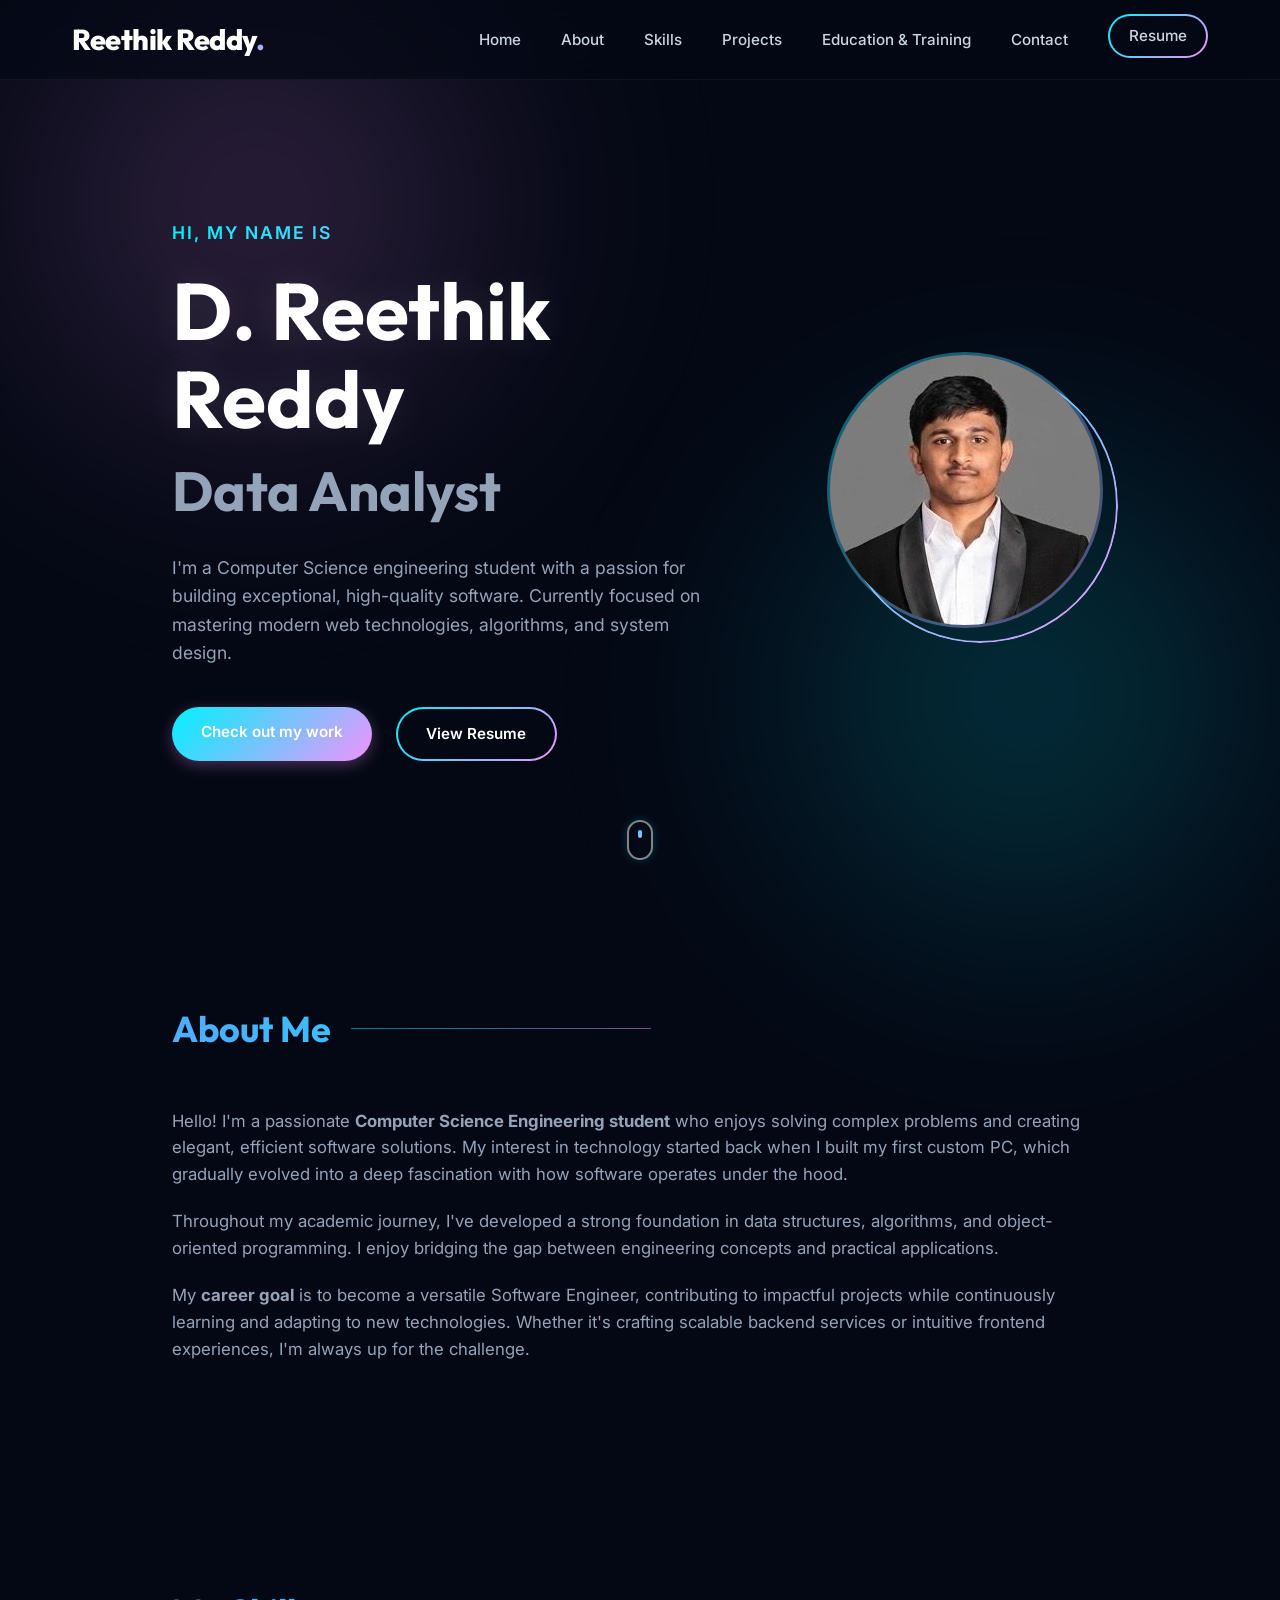
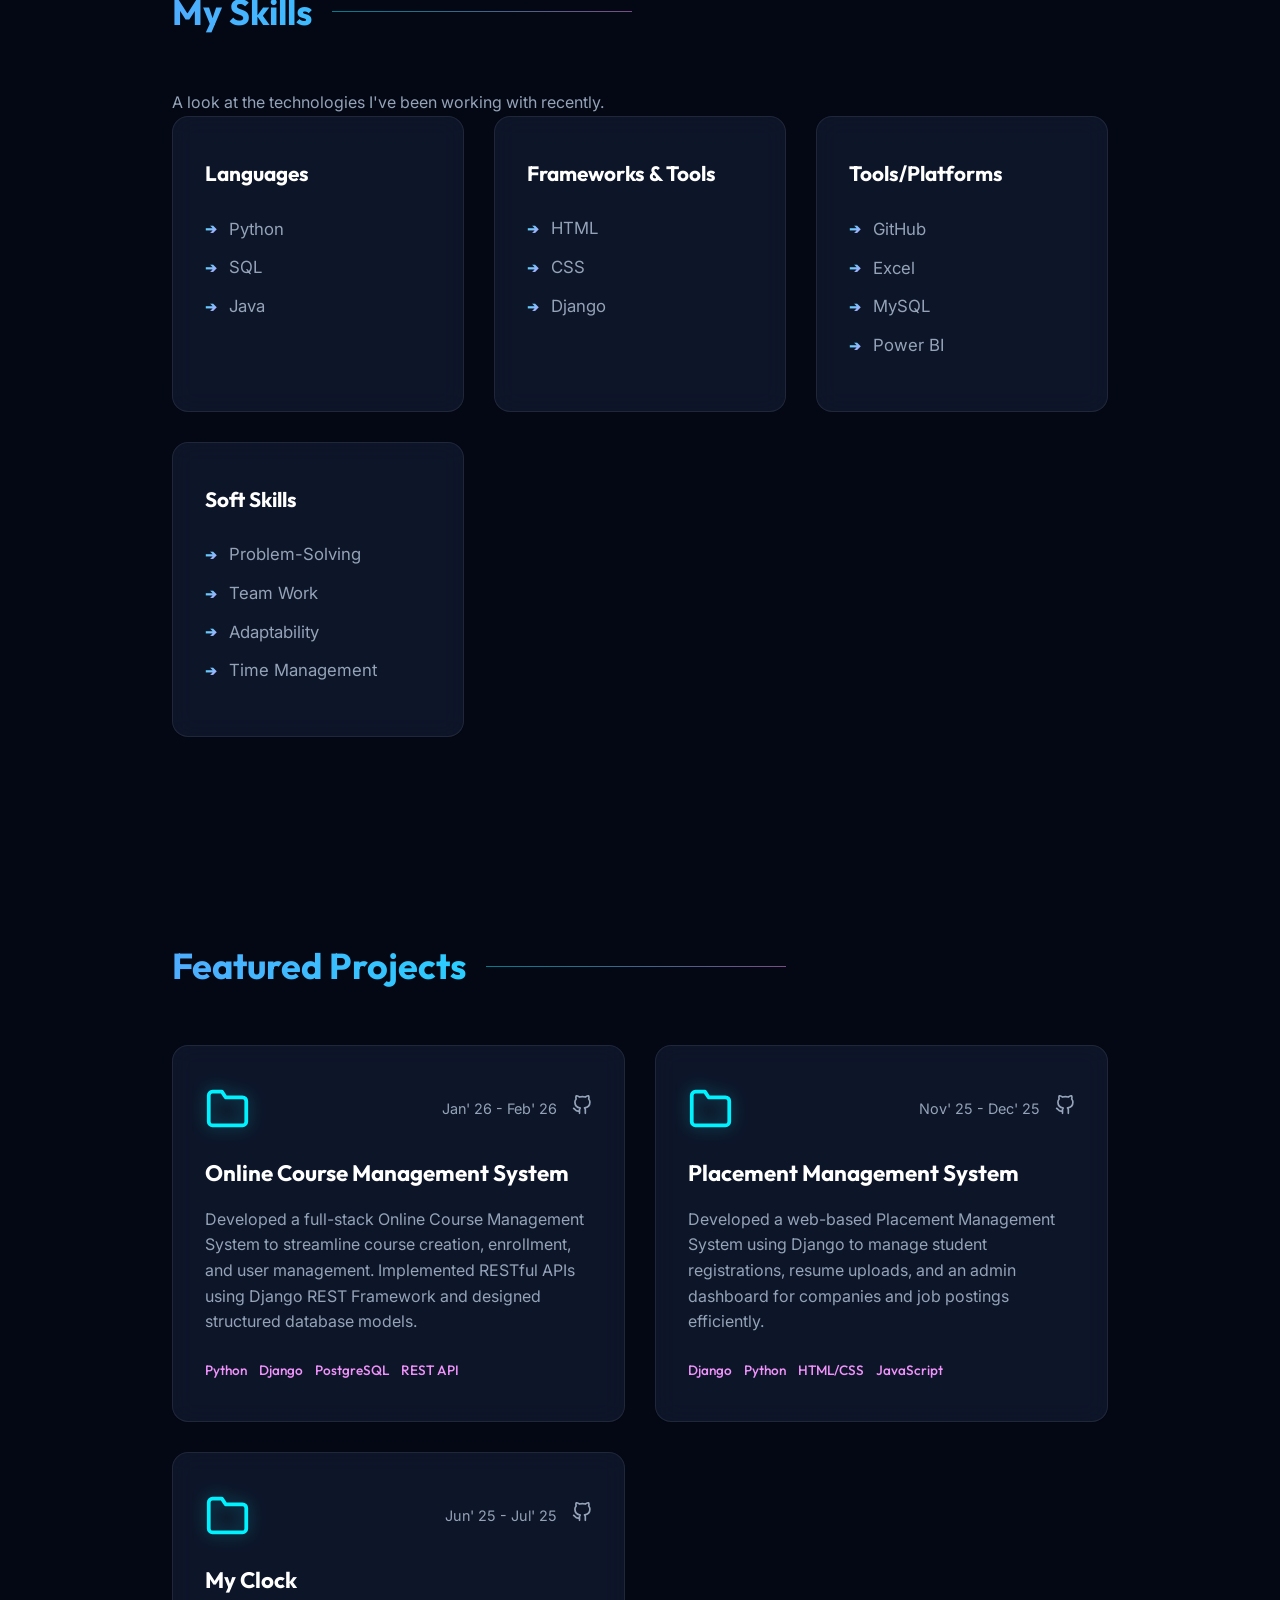
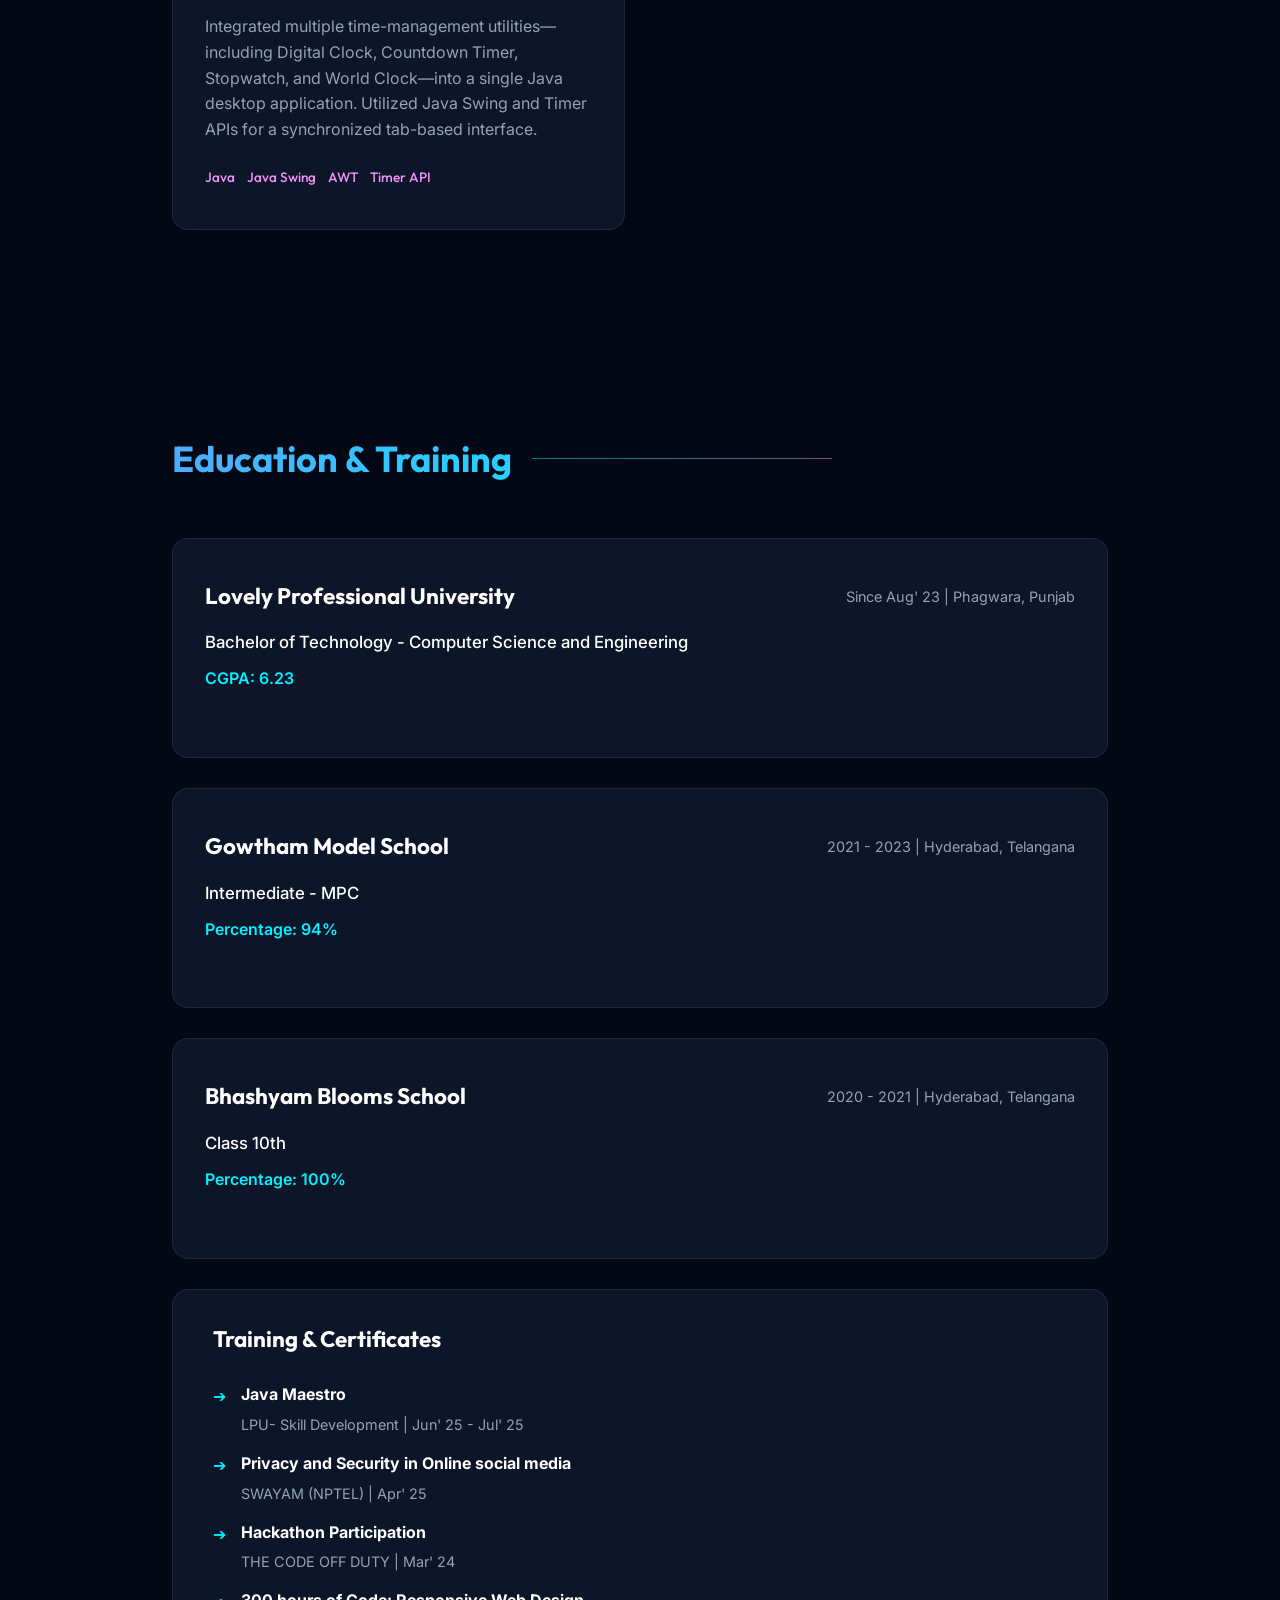
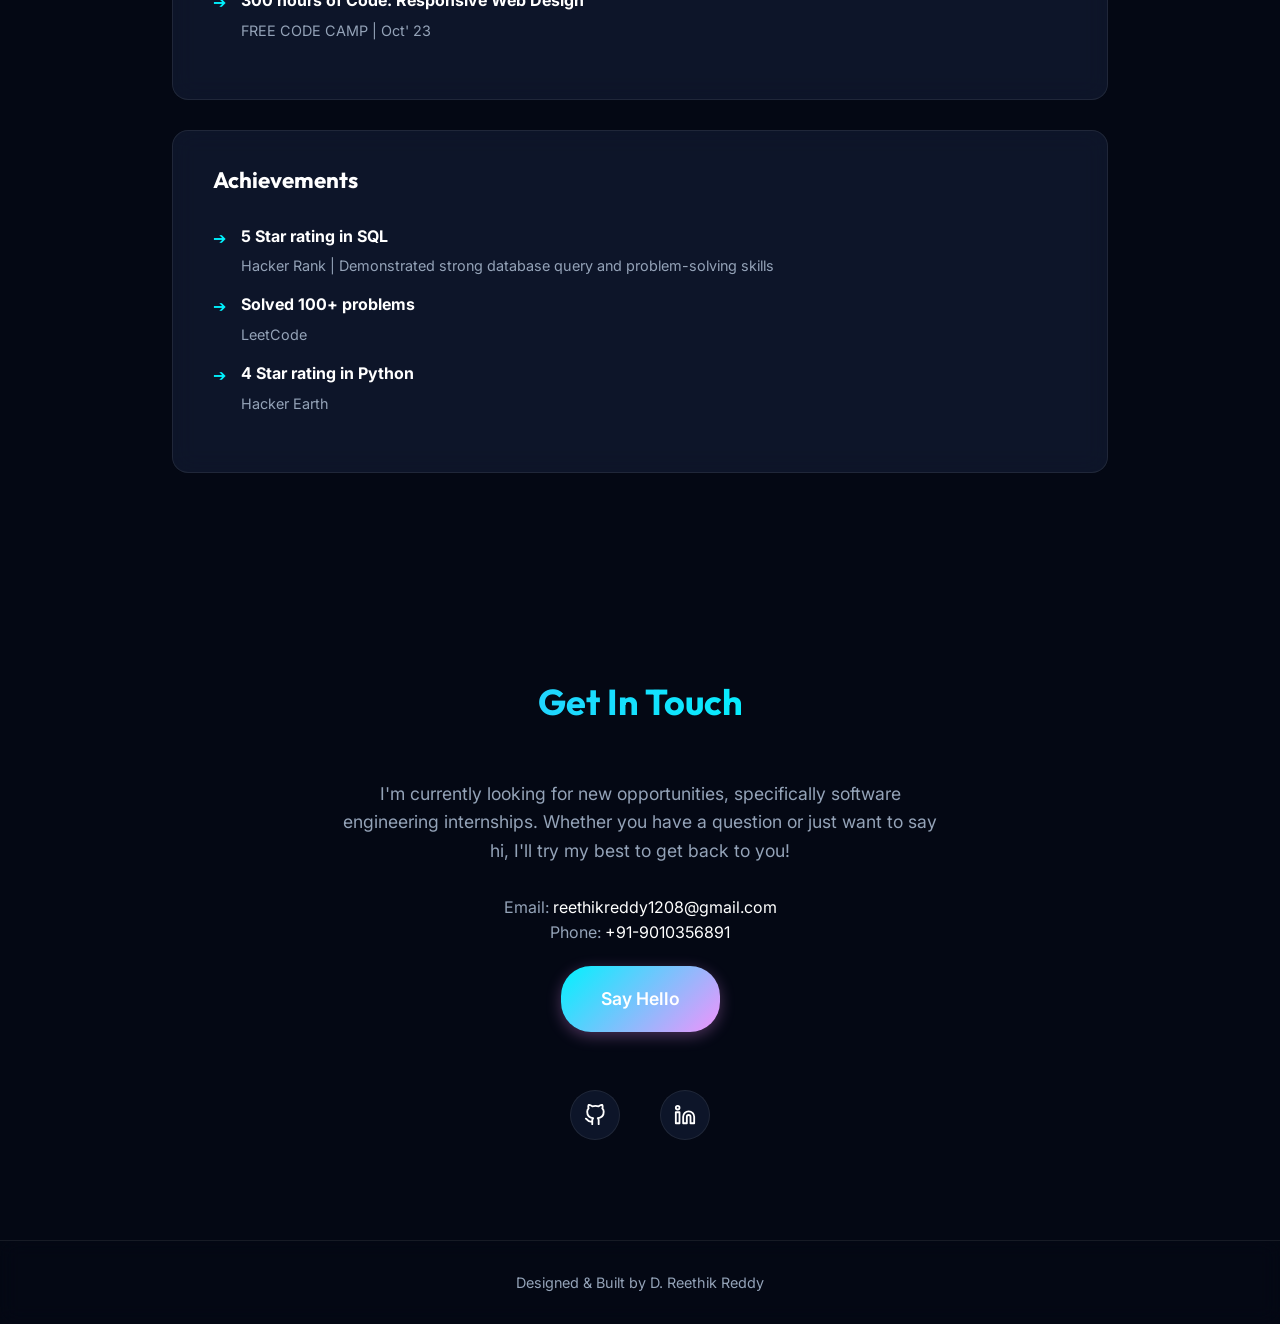
<file: index.html>
<!DOCTYPE html>
<html lang="en">

<head>
    <meta charset="UTF-8">
    <meta name="viewport" content="width=device-width, initial-scale=1.0">
    <title>D. Reethik Reddy | Portfolio</title>
    <meta name="description"
        content="Portfolio of Reethik Reddy, a Computer Science Engineering student and Data Science/AI Enthusiast.">
    <!-- Google Fonts -->
    <link rel="preconnect" href="https://fonts.googleapis.com">
    <link rel="preconnect" href="https://fonts.gstatic.com" crossorigin>
    <link
        href="https://fonts.googleapis.com/css2?family=Inter:wght@300;400;500;600;700;800&family=Outfit:wght@400;500;700;800&display=swap"
        rel="stylesheet">
    <link rel="stylesheet" href="style.css">
</head>

<body>
    <!-- Navigation -->
    <nav id="navbar">
        <div class="nav-content">
            <a href="#" class="logo">Reethik Reddy<span>.</span></a>
            <ul class="nav-links">
                <li><a href="#hero">Home</a></li>
                <li><a href="#about">About</a></li>
                <li><a href="#skills">Skills</a></li>
                <li><a href="#projects">Projects</a></li>
                <li><a href="#education">Education & Training</a></li>
                <li><a href="#contact">Contact</a></li>
                <li><a href="resume.html" target="_blank" class="btn btn-outline nav-resume">Resume</a></li>
            </ul>
            <div class="menu-toggle">
                <span class="bar"></span>
                <span class="bar"></span>
                <span class="bar"></span>
            </div>
        </div>
    </nav>

    <main>
        <!-- Hero Section -->
        <section id="hero" class="hero-section">
            <div class="container hero-inner animate-on-scroll">
                <div class="hero-content">
                    <p class="greeting">Hi, my name is</p>
                    <h1 class="name">D. Reethik Reddy</h1>
                    <h2 class="title">Data Analyst</h2>
                    <p class="intro-text">
                        I'm a Computer Science engineering student with a passion for building exceptional, high-quality
                        software. Currently focused on mastering modern web technologies, algorithms, and system design.
                    </p>
                    <div class="hero-cta">
                        <a href="#projects" class="btn btn-primary">Check out my work</a>
                        <a href="resume.html" target="_blank" class="btn btn-outline">View Resume</a>
                    </div>
                </div>
                <div class="hero-image">
                    <div class="image-wrapper">
                        <!-- Profile Image -->
                        <img src="profile-pic.jpg" alt="Reethik Reddy" class="profile-img">
                    </div>
                </div>
            </div>
            <div class="scroll-indicator">
                <a href="#about">
                    <div class="mouse"></div>
                </a>
            </div>
        </section>

        <!-- About Section -->
        <section id="about" class="about-section pt-section">
            <div class="container animate-on-scroll">
                <h2 class="section-heading">About Me</h2>
                <div class="about-inner">
                    <div class="about-text">
                        <p>Hello! I'm a passionate <strong>Computer Science Engineering student</strong> who enjoys
                            solving complex problems and creating elegant, efficient software solutions. My interest in
                            technology started back when I built my first custom PC, which gradually evolved into a deep
                            fascination with how software operates under the hood.</p>
                        <p>Throughout my academic journey, I've developed a strong foundation in data structures,
                            algorithms, and object-oriented programming. I enjoy bridging the gap between engineering
                            concepts and practical applications.</p>
                        <p>My <strong>career goal</strong> is to become a versatile Software Engineer, contributing to
                            impactful projects while continuously learning and adapting to new technologies. Whether
                            it's crafting scalable backend services or intuitive frontend experiences, I'm always up for
                            the challenge.</p>
                    </div>
                </div>
            </div>
            </div>
        </section>

        <!-- Skills Section -->
        <section id="skills" class="skills-section pt-section">
            <div class="container animate-on-scroll">
                <h2 class="section-heading">My Skills</h2>
                <p class="section-subheading">A look at the technologies I've been working with recently.</p>

                <div class="skills-grid">
                    <div class="skill-category">
                        <h3>Languages</h3>
                        <ul class="skill-list">
                            <li><span class="skill-icon">➔</span> Python</li>
                            <li><span class="skill-icon">➔</span> SQL</li>
                            <li><span class="skill-icon">➔</span> Java</li>
                        </ul>
                    </div>
                    <div class="skill-category">
                        <h3>Frameworks & Tools</h3>
                        <ul class="skill-list">
                            <li><span class="skill-icon">➔</span> HTML</li>
                            <li><span class="skill-icon">➔</span> CSS</li>
                            <li><span class="skill-icon">➔</span> Django</li>
                        </ul>
                    </div>
                    <div class="skill-category">
                        <h3>Tools/Platforms</h3>
                        <ul class="skill-list">
                            <li><span class="skill-icon">➔</span> GitHub</li>
                            <li><span class="skill-icon">➔</span> Excel</li>
                            <li><span class="skill-icon">➔</span> MySQL</li>
                            <li><span class="skill-icon">➔</span> Power BI</li>
                        </ul>
                    </div>
                    <div class="skill-category">
                        <h3>Soft Skills</h3>
                        <ul class="skill-list">
                            <li><span class="skill-icon">➔</span> Problem-Solving</li>
                            <li><span class="skill-icon">➔</span> Team Work</li>
                            <li><span class="skill-icon">➔</span> Adaptability</li>
                            <li><span class="skill-icon">➔</span> Time Management</li>
                        </ul>
                    </div>
                </div>
            </div>
        </section>

        <!-- Projects Section -->
        <section id="projects" class="projects-section pt-section">
            <div class="container animate-on-scroll">
                <h2 class="section-heading">Featured Projects</h2>
                <div class="projects-grid">
                    <!-- Project 1 -->
                    <div class="project-card">
                        <div class="project-content">
                            <div class="project-header">
                                <svg xmlns="http://www.w3.org/2000/svg" viewBox="0 0 24 24" fill="none"
                                    stroke="var(--accent-blue)" stroke-width="2" stroke-linecap="round"
                                    stroke-linejoin="round" class="folder-icon">
                                    <path
                                        d="M22 19a2 2 0 0 1-2 2H4a2 2 0 0 1-2-2V5a2 2 0 0 1 2-2h5l2 3h9a2 2 0 0 1 2 2z">
                                    </path>
                                </svg>
                                <div class="project-links" style="display:flex; align-items:center; gap: 15px;">
                                    <span style="color:var(--text-secondary); font-size:0.9rem;">Jan' 26 - Feb'
                                        26</span>
                                    <a href="https://github.com/ReethikReddy/Online-Course-Management-System"
                                        target="_blank" aria-label="GitHub Link"><svg xmlns="http://www.w3.org/2000/svg"
                                            viewBox="0 0 24 24" fill="none" stroke="currentColor" stroke-width="2"
                                            stroke-linecap="round" stroke-linejoin="round"
                                            style="width:20px; height:20px;">
                                            <path
                                                d="M9 19c-5 1.5-5-2.5-7-3m14 6v-3.87a3.37 3.37 0 0 0-.94-2.61c3.14-.35 6.44-1.54 6.44-7A5.44 5.44 0 0 0 20 4.77 5.07 5.07 0 0 0 19.91 1S18.73.65 16 2.48a13.38 13.38 0 0 0-7 0C6.27.65 5.09 1 5.09 1A5.07 5.07 0 0 0 5 4.77a5.44 5.44 0 0 0-1.5 3.78c0 5.42 3.3 6.61 6.44 7A3.37 3.37 0 0 0 9 18.13V22">
                                            </path>
                                        </svg></a>
                                </div>
                            </div>
                            <h3 class="project-title"><a
                                    href="https://github.com/ReethikReddy/Online-Course-Management-System"
                                    target="_blank">Online Course Management System</a></h3>
                            <div class="project-description">
                                <p>Developed a full-stack Online Course Management System to streamline course creation,
                                    enrollment, and user management. Implemented RESTful APIs using Django REST
                                    Framework and designed structured database models.</p>
                            </div>
                            <ul class="project-tech">
                                <li>Python</li>
                                <li>Django</li>
                                <li>PostgreSQL</li>
                                <li>REST API</li>
                            </ul>
                        </div>
                    </div>

                    <!-- Project 2 -->
                    <div class="project-card">
                        <div class="project-content">
                            <div class="project-header">
                                <svg xmlns="http://www.w3.org/2000/svg" viewBox="0 0 24 24" fill="none"
                                    stroke="var(--accent-blue)" stroke-width="2" stroke-linecap="round"
                                    stroke-linejoin="round" class="folder-icon">
                                    <path
                                        d="M22 19a2 2 0 0 1-2 2H4a2 2 0 0 1-2-2V5a2 2 0 0 1 2-2h5l2 3h9a2 2 0 0 1 2 2z">
                                    </path>
                                </svg>
                                <div class="project-links" style="display:flex; align-items:center; gap: 15px;">
                                    <span style="color:var(--text-secondary); font-size:0.9rem;">Nov' 25 - Dec'
                                        25</span>
                                    <a href="https://github.com/ReethikReddy/Placement-Managment-System" target="_blank"
                                        aria-label="GitHub Link"><svg xmlns="http://www.w3.org/2000/svg"
                                            viewBox="0 0 24 24" fill="none" stroke="currentColor" stroke-width="2"
                                            stroke-linecap="round" stroke-linejoin="round"
                                            style="width:20px; height:20px;">
                                            <path
                                                d="M9 19c-5 1.5-5-2.5-7-3m14 6v-3.87a3.37 3.37 0 0 0-.94-2.61c3.14-.35 6.44-1.54 6.44-7A5.44 5.44 0 0 0 20 4.77 5.07 5.07 0 0 0 19.91 1S18.73.65 16 2.48a13.38 13.38 0 0 0-7 0C6.27.65 5.09 1 5.09 1A5.07 5.07 0 0 0 5 4.77a5.44 5.44 0 0 0-1.5 3.78c0 5.42 3.3 6.61 6.44 7A3.37 3.37 0 0 0 9 18.13V22">
                                            </path>
                                        </svg></a>
                                </div>
                            </div>
                            <h3 class="project-title"><a
                                    href="https://github.com/ReethikReddy/Placement-Managment-System"
                                    target="_blank">Placement Management System</a></h3>
                            <div class="project-description">
                                <p>Developed a web-based Placement Management System using Django to manage student
                                    registrations, resume uploads, and an admin dashboard for companies and job postings
                                    efficiently.</p>
                            </div>
                            <ul class="project-tech">
                                <li>Django</li>
                                <li>Python</li>
                                <li>HTML/CSS</li>
                                <li>JavaScript</li>
                            </ul>
                        </div>
                    </div>

                    <!-- Project 3 -->
                    <div class="project-card">
                        <div class="project-content">
                            <div class="project-header">
                                <svg xmlns="http://www.w3.org/2000/svg" viewBox="0 0 24 24" fill="none"
                                    stroke="var(--accent-blue)" stroke-width="2" stroke-linecap="round"
                                    stroke-linejoin="round" class="folder-icon">
                                    <path
                                        d="M22 19a2 2 0 0 1-2 2H4a2 2 0 0 1-2-2V5a2 2 0 0 1 2-2h5l2 3h9a2 2 0 0 1 2 2z">
                                    </path>
                                </svg>
                                <div class="project-links" style="display:flex; align-items:center; gap: 15px;">
                                    <span style="color:var(--text-secondary); font-size:0.9rem;">Jun' 25 - Jul'
                                        25</span>
                                    <a href="https://github.com/ReethikReddy/MyClock-project" target="_blank"
                                        aria-label="GitHub Link"><svg xmlns="http://www.w3.org/2000/svg"
                                            viewBox="0 0 24 24" fill="none" stroke="currentColor" stroke-width="2"
                                            stroke-linecap="round" stroke-linejoin="round"
                                            style="width:20px; height:20px;">
                                            <path
                                                d="M9 19c-5 1.5-5-2.5-7-3m14 6v-3.87a3.37 3.37 0 0 0-.94-2.61c3.14-.35 6.44-1.54 6.44-7A5.44 5.44 0 0 0 20 4.77 5.07 5.07 0 0 0 19.91 1S18.73.65 16 2.48a13.38 13.38 0 0 0-7 0C6.27.65 5.09 1 5.09 1A5.07 5.07 0 0 0 5 4.77a5.44 5.44 0 0 0-1.5 3.78c0 5.42 3.3 6.61 6.44 7A3.37 3.37 0 0 0 9 18.13V22">
                                            </path>
                                        </svg></a>
                                </div>
                            </div>
                            <h3 class="project-title"><a href="https://github.com/ReethikReddy/MyClock-project"
                                    target="_blank">My Clock</a></h3>
                            <div class="project-description">
                                <p>Integrated multiple time-management utilities—including Digital Clock, Countdown
                                    Timer, Stopwatch, and World Clock—into a single Java desktop application. Utilized
                                    Java Swing and Timer APIs for a synchronized tab-based interface.</p>
                            </div>
                            <ul class="project-tech">
                                <li>Java</li>
                                <li>Java Swing</li>
                                <li>AWT</li>
                                <li>Timer API</li>
                            </ul>
                        </div>
                    </div>
                </div>
            </div>
        </section>

        <!-- Education and Training Section -->
        <section id="education" class="skills-section pt-section">
            <div class="container animate-on-scroll">
                <h2 class="section-heading">Education & Training</h2>

                <div class="projects-grid" style="grid-template-columns: 1fr; gap: 30px;">
                    <!-- Education Card -->
                    <div class="project-card">
                        <div class="project-content">
                            <div class="project-header" style="margin-bottom: 15px;">
                                <h3 class="project-title" style="margin-bottom: 0;">Lovely Professional University</h3>
                                <div class="project-links">
                                    <span style="color:var(--text-secondary); font-size:0.9rem;">Since Aug' 23 |
                                        Phagwara, Punjab</span>
                                </div>
                            </div>
                            <div class="project-description">
                                <p style="color:var(--text-primary); font-weight: 500; font-size: 1.05rem;">Bachelor of
                                    Technology - Computer Science and Engineering</p>
                                <p style="color:var(--accent-blue); font-weight: 600; margin-top: 10px;">CGPA: 6.23</p>
                            </div>
                        </div>
                    </div>

                    <div class="project-card">
                        <div class="project-content">
                            <div class="project-header" style="margin-bottom: 15px;">
                                <h3 class="project-title" style="margin-bottom: 0;">Gowtham Model School</h3>
                                <div class="project-links">
                                    <span style="color:var(--text-secondary); font-size:0.9rem;">2021 - 2023 |
                                        Hyderabad, Telangana</span>
                                </div>
                            </div>
                            <div class="project-description">
                                <p style="color:var(--text-primary); font-weight: 500; font-size: 1.05rem;">Intermediate
                                    - MPC</p>
                                <p style="color:var(--accent-blue); font-weight: 600; margin-top: 10px;">Percentage: 94%
                                </p>
                            </div>
                        </div>
                    </div>

                    <div class="project-card">
                        <div class="project-content">
                            <div class="project-header" style="margin-bottom: 15px;">
                                <h3 class="project-title" style="margin-bottom: 0;">Bhashyam Blooms School</h3>
                                <div class="project-links">
                                    <span style="color:var(--text-secondary); font-size:0.9rem;">2020 - 2021 |
                                        Hyderabad, Telangana</span>
                                </div>
                            </div>
                            <div class="project-description">
                                <p style="color:var(--text-primary); font-weight: 500; font-size: 1.05rem;">Class 10th
                                </p>
                                <p style="color:var(--accent-blue); font-weight: 600; margin-top: 10px;">Percentage:
                                    100%</p>
                            </div>
                        </div>
                    </div>

                    <!-- Training & Certificates Card -->
                    <div class="project-card" style="padding: 2rem 2.5rem;">
                        <div class="project-content">
                            <h3 class="project-title" style="margin-bottom: 25px;">Training & Certificates</h3>
                            <div class="project-description">
                                <ul style="list-style-type: none; margin: 0; padding: 0;">
                                    <li style="margin-bottom: 15px;">
                                        <div style="display:flex; align-items:flex-start;">
                                            <span
                                                style="color:var(--accent-blue); margin-right: 15px; margin-top: 2px;">➔</span>
                                            <div>
                                                <strong style="color:var(--text-primary);">Java Maestro</strong>
                                                <div
                                                    style="font-size: 0.9rem; margin-top: 5px; color:var(--text-secondary);">
                                                    LPU- Skill Development | Jun' 25 - Jul' 25</div>
                                            </div>
                                        </div>
                                    </li>
                                    <li style="margin-bottom: 15px;">
                                        <div style="display:flex; align-items:flex-start;">
                                            <span
                                                style="color:var(--accent-blue); margin-right: 15px; margin-top: 2px;">➔</span>
                                            <div>
                                                <strong style="color:var(--text-primary);">Privacy and Security in
                                                    Online social media</strong>
                                                <div
                                                    style="font-size: 0.9rem; margin-top: 5px; color:var(--text-secondary);">
                                                    SWAYAM (NPTEL) | Apr' 25</div>
                                            </div>
                                        </div>
                                    </li>
                                    <li style="margin-bottom: 15px;">
                                        <div style="display:flex; align-items:flex-start;">
                                            <span
                                                style="color:var(--accent-blue); margin-right: 15px; margin-top: 2px;">➔</span>
                                            <div>
                                                <strong style="color:var(--text-primary);">Hackathon
                                                    Participation</strong>
                                                <div
                                                    style="font-size: 0.9rem; margin-top: 5px; color:var(--text-secondary);">
                                                    THE CODE OFF DUTY | Mar' 24</div>
                                            </div>
                                        </div>
                                    </li>
                                    <li style="margin-bottom: 5px;">
                                        <div style="display:flex; align-items:flex-start;">
                                            <span
                                                style="color:var(--accent-blue); margin-right: 15px; margin-top: 2px;">➔</span>
                                            <div>
                                                <strong style="color:var(--text-primary);">300 hours of Code: Responsive
                                                    Web Design</strong>
                                                <div
                                                    style="font-size: 0.9rem; margin-top: 5px; color:var(--text-secondary);">
                                                    FREE CODE CAMP | Oct' 23</div>
                                            </div>
                                        </div>
                                    </li>
                                </ul>
                            </div>
                        </div>
                    </div>

                    <!-- Achievements Card -->
                    <div class="project-card" style="padding: 2rem 2.5rem;">
                        <div class="project-content">
                            <h3 class="project-title" style="margin-bottom: 25px;">Achievements</h3>
                            <div class="project-description">
                                <ul style="list-style-type: none; margin: 0; padding: 0;">
                                    <li style="margin-bottom: 15px;">
                                        <div style="display:flex; align-items:flex-start;">
                                            <span
                                                style="color:var(--accent-blue); margin-right: 15px; margin-top: 2px;">➔</span>
                                            <div>
                                                <strong style="color:var(--text-primary);">5 Star rating in SQL</strong>
                                                <div
                                                    style="font-size: 0.9rem; margin-top: 5px; color:var(--text-secondary);">
                                                    Hacker Rank | Demonstrated strong database query and problem-solving
                                                    skills</div>
                                            </div>
                                        </div>
                                    </li>
                                    <li style="margin-bottom: 15px;">
                                        <div style="display:flex; align-items:flex-start;">
                                            <span
                                                style="color:var(--accent-blue); margin-right: 15px; margin-top: 2px;">➔</span>
                                            <div>
                                                <strong style="color:var(--text-primary);">Solved 100+ problems</strong>
                                                <div
                                                    style="font-size: 0.9rem; margin-top: 5px; color:var(--text-secondary);">
                                                    LeetCode</div>
                                            </div>
                                        </div>
                                    </li>
                                    <li style="margin-bottom: 5px;">
                                        <div style="display:flex; align-items:flex-start;">
                                            <span
                                                style="color:var(--accent-blue); margin-right: 15px; margin-top: 2px;">➔</span>
                                            <div>
                                                <strong style="color:var(--text-primary);">4 Star rating in
                                                    Python</strong>
                                                <div
                                                    style="font-size: 0.9rem; margin-top: 5px; color:var(--text-secondary);">
                                                    Hacker Earth</div>
                                            </div>
                                        </div>
                                    </li>
                                </ul>
                            </div>
                        </div>
                    </div>
                </div>
            </div>
        </section>

        <!-- Contact Section -->
        <section id="contact" class="contact-section pt-section">
            <div class="container animate-on-scroll">
                <h2 class="section-heading text-center">Get In Touch</h2>
                <div class="contact-content">
                    <p>I'm currently looking for new opportunities, specifically software engineering internships.
                        Whether you have a question or just want to say hi, I'll try my best to get back to you!</p>
                    <div style="margin-bottom: 20px;">
                        <span style="color:var(--text-secondary);">Email:</span> <a
                            href="mailto:reethikreddy1208@gmail.com"
                            style="color:var(--text-primary);">reethikreddy1208@gmail.com</a><br>
                        <span style="color:var(--text-secondary);">Phone:</span> <span
                            style="color:var(--text-primary);">+91-9010356891</span>
                    </div>
                    <a href="mailto:reethikreddy1208@gmail.com" class="btn btn-primary lg-btn">Say Hello</a>

                    <div class="social-links">
                        <a href="https://github.com/ReethikReddy" target="_blank" rel="noopener noreferrer"
                            aria-label="GitHub">
                            <svg xmlns="http://www.w3.org/2000/svg" viewBox="0 0 24 24" fill="none"
                                stroke="currentColor" stroke-width="2" stroke-linecap="round" stroke-linejoin="round">
                                <path
                                    d="M9 19c-5 1.5-5-2.5-7-3m14 6v-3.87a3.37 3.37 0 0 0-.94-2.61c3.14-.35 6.44-1.54 6.44-7A5.44 5.44 0 0 0 20 4.77 5.07 5.07 0 0 0 19.91 1S18.73.65 16 2.48a13.38 13.38 0 0 0-7 0C6.27.65 5.09 1 5.09 1A5.07 5.07 0 0 0 5 4.77a5.44 5.44 0 0 0-1.5 3.78c0 5.42 3.3 6.61 6.44 7A3.37 3.37 0 0 0 9 18.13V22">
                                </path>
                            </svg>
                        </a>
                        <a href="https://www.linkedin.com/in/reethikreddy1208" target="_blank" rel="noopener noreferrer"
                            aria-label="LinkedIn">
                            <svg xmlns="http://www.w3.org/2000/svg" viewBox="0 0 24 24" fill="none"
                                stroke="currentColor" stroke-width="2" stroke-linecap="round" stroke-linejoin="round">
                                <path
                                    d="M16 8a6 6 0 0 1 6 6v7h-4v-7a2 2 0 0 0-2-2 2 2 0 0 0-2 2v7h-4v-7a6 6 0 0 1 6-6z">
                                </path>
                                <rect x="2" y="9" width="4" height="12"></rect>
                                <circle cx="4" cy="4" r="2"></circle>
                            </svg>
                        </a>

                    </div>
                </div>
            </div>
        </section>
    </main>

    <footer>
        <div class="container">
            <p>Designed & Built by D. Reethik Reddy</p>
        </div>
    </footer>

    <script src="script.js"></script>
</body>

</html>
</file>
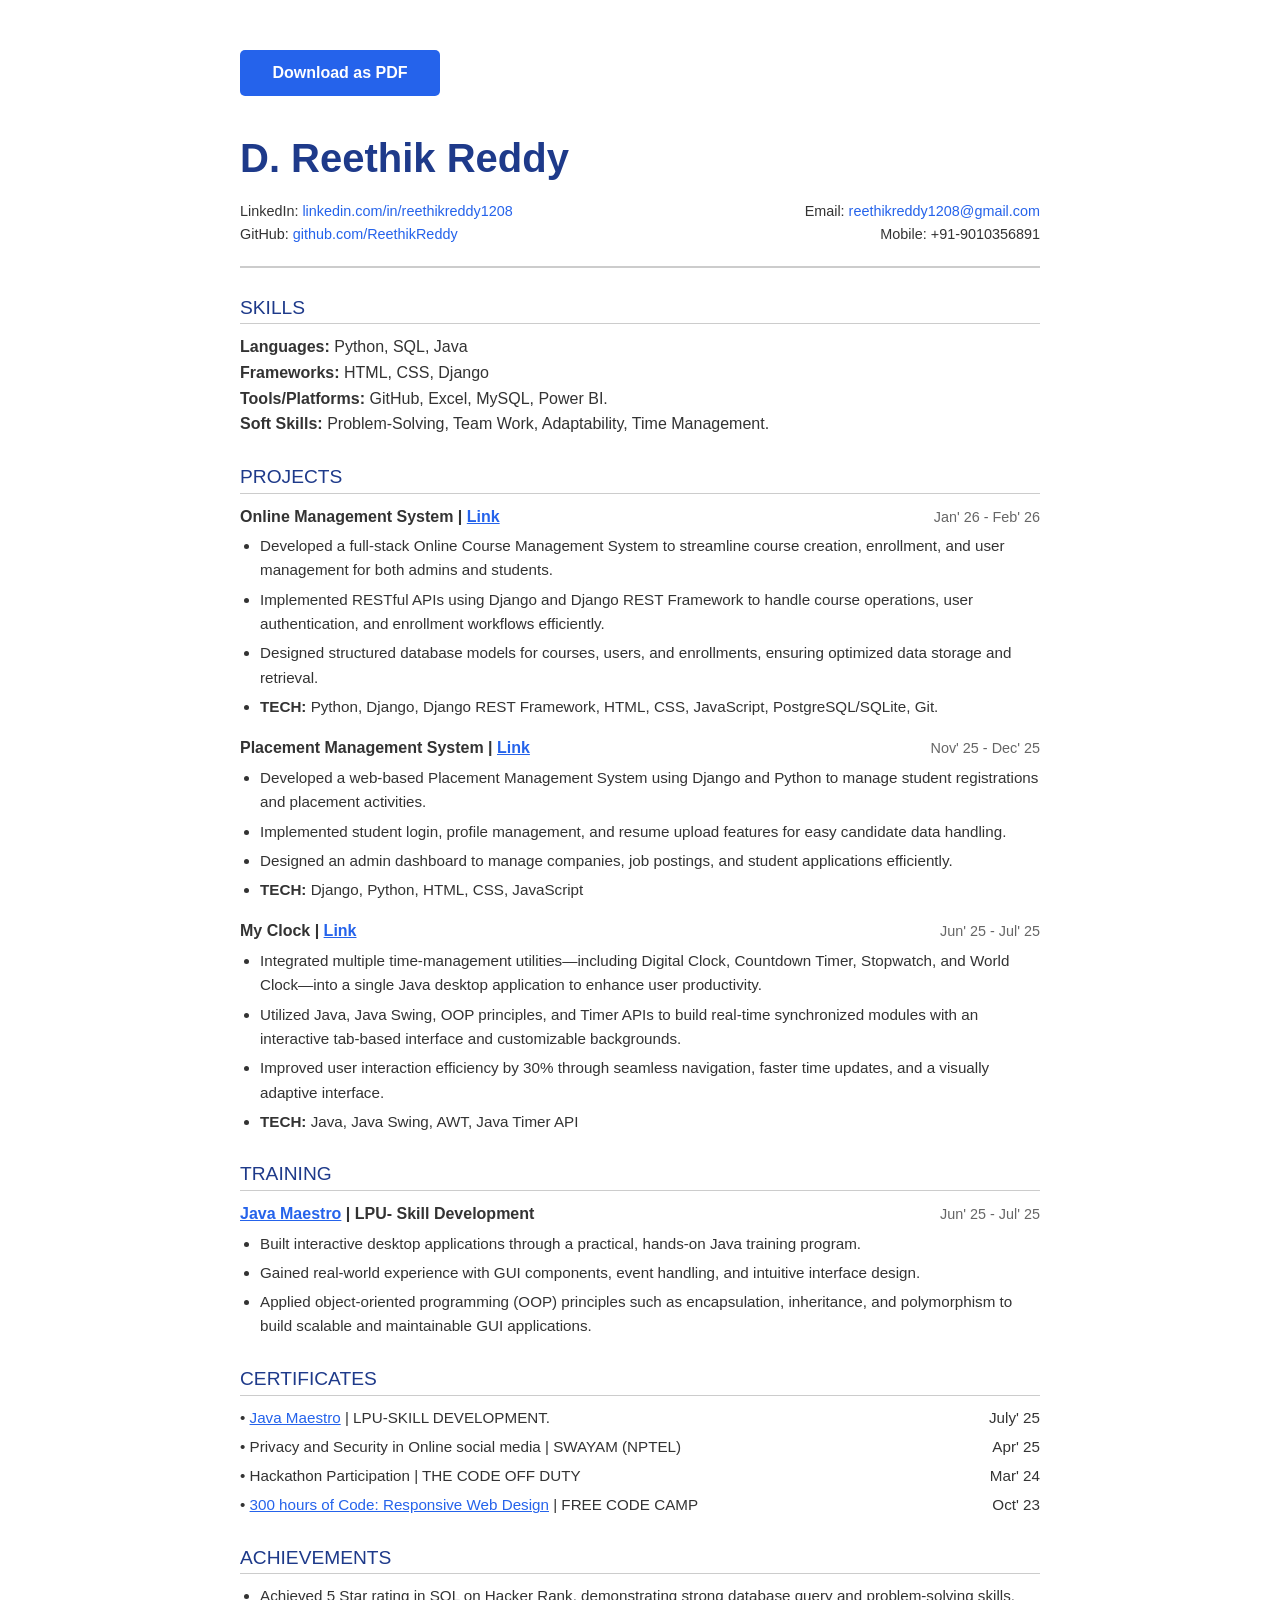
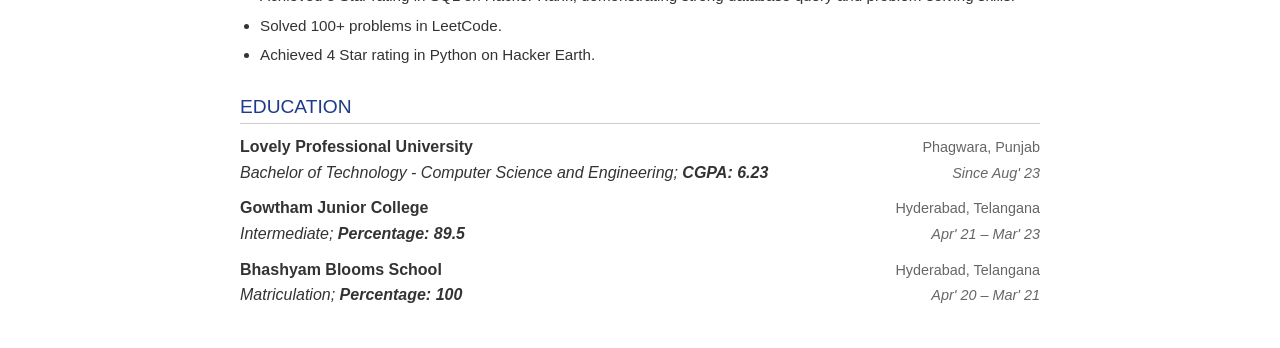
<file: resume.html>
<!DOCTYPE html>
<html lang="en">

<head>
    <meta charset="UTF-8">
    <title>Resume | Reethik Reddy</title>
    <style>
        body {
            font-family: -apple-system, BlinkMacSystemFont, "Segoe UI", Roboto, sans-serif;
            line-height: 1.6;
            color: #333;
            max-width: 800px;
            margin: 0 auto;
            padding: 40px;
        }

        .header {
            border-bottom: 2px solid #ccc;
            padding-bottom: 20px;
            margin-bottom: 20px;
        }

        .name {
            font-size: 2.5em;
            color: #1e3a8a;
            margin: 0 0 10px 0;
        }

        .contact-info {
            display: flex;
            justify-content: space-between;
            font-size: 0.9em;
        }

        .contact-info a {
            color: #2563eb;
            text-decoration: none;
        }

        .section-title {
            font-size: 1.2em;
            color: #1e3a8a;
            border-bottom: 1px solid #ccc;
            text-transform: uppercase;
            margin-top: 25px;
            margin-bottom: 10px;
        }

        .flex-between {
            display: flex;
            justify-content: space-between;
            align-items: baseline;
        }

        .item-title {
            font-weight: bold;
        }

        .item-date {
            font-size: 0.9em;
            color: #666;
        }

        ul {
            margin-top: 5px;
            padding-left: 20px;
        }

        li {
            margin-bottom: 5px;
            font-size: 0.95em;
        }

        .tech {
            font-weight: bold;
        }

        .download-btn {
            display: block;
            width: 200px;
            margin: 0 auto 30px auto;
            padding: 10px;
            text-align: center;
            background-color: #2563eb;
            color: white;
            text-decoration: none;
            border-radius: 5px;
            font-weight: bold;
            cursor: pointer;
            border: none;
            font-size: 1em;
            margin-top: 10px;
        }

        .download-btn:hover {
            background-color: #1e40af;
        }

        @media print {
            .download-btn {
                display: none;
            }

            body {
                padding: 0;
            }
        }
    </style>
</head>

<body>
    <a href="Reethik_Reddy_Resume.pdf" download="Reethik_Reddy_Resume.pdf" class="download-btn" style="text-decoration: none; display: inline-block; box-sizing: border-box;">Download as PDF</a>

    <div class="header">
        <h1 class="name">D. Reethik Reddy</h1>
        <div class="contact-info">
            <div>
                LinkedIn: <a
                    href="https://www.linkedin.com/in/reethikreddy1208">linkedin.com/in/reethikreddy1208</a><br>
                GitHub: <a href="https://github.com/ReethikReddy">github.com/ReethikReddy</a>
            </div>
            <div style="text-align: right;">
                Email: <a href="mailto:reethikreddy1208@gmail.com">reethikreddy1208@gmail.com</a><br>
                Mobile: +91-9010356891
            </div>
        </div>
    </div>

    <div class="section-title">Skills</div>
    <div>
        <strong>Languages:</strong> Python, SQL, Java<br>
        <strong>Frameworks:</strong> HTML, CSS, Django<br>
        <strong>Tools/Platforms:</strong> GitHub, Excel, MySQL, Power BI.<br>
        <strong>Soft Skills:</strong> Problem-Solving, Team Work, Adaptability, Time Management.
    </div>

    <div class="section-title">Projects</div>

    <div class="flex-between">
        <span class="item-title">Online Management System | <a href="https://github.com/ReethikReddy/Online-Course-Management-System" target="_blank"
                style="color:#2563eb">Link</a></span>
        <span class="item-date">Jan' 26 - Feb' 26</span>
    </div>
    <ul>
        <li>Developed a full-stack Online Course Management System to streamline course creation, enrollment, and user management for both admins and students.</li>
        <li>Implemented RESTful APIs using Django and Django REST Framework to handle course operations, user authentication, and enrollment workflows efficiently.</li>
        <li>Designed structured database models for courses, users, and enrollments, ensuring optimized data storage and retrieval.</li>
        <li><span class="tech">TECH:</span> Python, Django, Django REST Framework, HTML, CSS, JavaScript, PostgreSQL/SQLite, Git.</li>
    </ul>

    <div class="flex-between" style="margin-top: 15px;">
        <span class="item-title">Placement Management System | <a href="https://github.com/ReethikReddy/Placement-Managment-System" target="_blank"
                style="color:#2563eb">Link</a></span>
        <span class="item-date">Nov' 25 - Dec' 25</span>
    </div>
    <ul>
        <li>Developed a web-based Placement Management System using Django and Python to manage student registrations and placement activities.</li>
        <li>Implemented student login, profile management, and resume upload features for easy candidate data handling.</li>
        <li>Designed an admin dashboard to manage companies, job postings, and student applications efficiently.</li>
        <li><span class="tech">TECH:</span> Django, Python, HTML, CSS, JavaScript</li>
    </ul>

    <div class="flex-between" style="margin-top: 15px;">
        <span class="item-title">My Clock | <a href="https://github.com/ReethikReddy/MyClock-project" target="_blank"
                style="color:#2563eb">Link</a></span>
        <span class="item-date">Jun' 25 - Jul' 25</span>
    </div>
    <ul>
        <li>Integrated multiple time-management utilities—including Digital Clock, Countdown Timer, Stopwatch, and World
            Clock—into a single Java desktop application to enhance user productivity.</li>
        <li>Utilized Java, Java Swing, OOP principles, and Timer APIs to build real-time synchronized modules with an
            interactive tab-based interface and customizable backgrounds.</li>
        <li>Improved user interaction efficiency by 30% through seamless navigation, faster time updates, and a visually
            adaptive interface.</li>
        <li><span class="tech">TECH:</span> Java, Java Swing, AWT, Java Timer API</li>
    </ul>

    <div class="section-title">Training</div>
    <div class="flex-between">
        <span class="item-title"><a href="#" style="color:#2563eb; text-decoration: underline;">Java Maestro</a> | LPU- Skill Development</span>
        <span class="item-date">Jun' 25 - Jul' 25</span>
    </div>
    <ul>
        <li>Built interactive desktop applications through a practical, hands-on Java training program.</li>
        <li>Gained real-world experience with GUI components, event handling, and intuitive interface design.</li>
        <li>Applied object-oriented programming (OOP) principles such as encapsulation, inheritance, and polymorphism to
            build scalable and maintainable GUI applications.</li>
    </ul>

    <div class="section-title">Certificates</div>
    <ul style="list-style-type: none; padding-left: 0;">
        <li>• <a href="#" style="color:#2563eb">Java Maestro</a> | LPU-SKILL DEVELOPMENT. <span
                style="float:right">July' 25</span></li>
        <li>• Privacy and Security in Online social media | SWAYAM (NPTEL) <span style="float:right">Apr' 25</span></li>
        <li>• Hackathon Participation | THE CODE OFF DUTY <span style="float:right">Mar' 24</span></li>
        <li>• <a href="#" style="color:#2563eb">300 hours of Code: Responsive Web Design</a> | FREE CODE CAMP <span
                style="float:right">Oct' 23</span></li>
    </ul>

    <div class="section-title">Achievements</div>
    <ul>
        <li>Achieved 5 Star rating in SQL on Hacker Rank, demonstrating strong database query and problem-solving skills.</li>
        <li>Solved 100+ problems in LeetCode.</li>
        <li>Achieved 4 Star rating in Python on Hacker Earth.</li>
    </ul>

    <div class="section-title">Education</div>

    <div class="flex-between">
        <span class="item-title">Lovely Professional University</span>
        <span class="item-date">Phagwara, Punjab</span>
    </div>
    <div class="flex-between">
        <span style="font-style: italic;">Bachelor of Technology - Computer Science and Engineering; <strong>CGPA:
                6.23</strong></span>
        <span class="item-date" style="font-style: italic;">Since Aug' 23</span>
    </div>

    <div class="flex-between" style="margin-top: 10px;">
        <span class="item-title">Gowtham Junior College</span>
        <span class="item-date">Hyderabad, Telangana</span>
    </div>
    <div class="flex-between">
        <span style="font-style: italic;">Intermediate; <strong>Percentage: 89.5</strong></span>
        <span class="item-date" style="font-style: italic;">Apr' 21 – Mar' 23</span>
    </div>

    <div class="flex-between" style="margin-top: 10px;">
        <span class="item-title">Bhashyam Blooms School</span>
        <span class="item-date">Hyderabad, Telangana</span>
    </div>
    <div class="flex-between">
        <span style="font-style: italic;">Matriculation; <strong>Percentage: 100</strong></span>
        <span class="item-date" style="font-style: italic;">Apr' 20 – Mar' 21</span>
    </div>
</body>

</html>
</file>
<file: style.css>
/* Vibrant Base Styles & Variables */
:root {
    --bg-main: #040814;
    --bg-secondary: #0a1128;
    --bg-card: rgba(21, 31, 56, 0.6);
    --text-primary: #ffffff;
    --text-secondary: #94a3b8;

    /* Vibrant Color Tokens */
    --accent-blue: #00f2fe;
    --accent-purple: #f093fb;
    --accent-pink: #f5576c;
    --accent-blue-hover: #4facfe;

    /* Dynamic Gradients */
    --gradient-primary: linear-gradient(135deg, var(--accent-blue) 0%, var(--accent-purple) 100%);
    --gradient-text: linear-gradient(to right, #4facfe, #00f2fe, #f093fb, #f5576c);
    --gradient-glow: linear-gradient(135deg, rgba(0, 242, 254, 0.4), rgba(240, 147, 251, 0.4));
    --card-border: rgba(255, 255, 255, 0.08);

    --font-sans: 'Inter', -apple-system, BlinkMacSystemFont, 'Segoe UI', Roboto, Helvetica, Arial, sans-serif;
    --font-heading: 'Outfit', var(--font-sans);

    --transition: all 0.4s cubic-bezier(0.175, 0.885, 0.32, 1.275);
    --border-radius: 16px;
    --nav-height: 80px;
}

*,
*::before,
*::after {
    box-sizing: border-box;
    margin: 0;
    padding: 0;
}

html {
    scroll-behavior: smooth;
    scrollbar-width: thin;
    scrollbar-color: var(--accent-purple) var(--bg-main);
}

body {
    background-color: var(--bg-main);
    color: var(--text-secondary);
    font-family: var(--font-sans);
    line-height: 1.6;
    overflow-x: hidden;
    position: relative;
}

/* Ambient Background Glow */
body::before,
body::after {
    content: '';
    position: fixed;
    width: 60vw;
    height: 60vw;
    border-radius: 50%;
    filter: blur(120px);
    z-index: -1;
    opacity: 0.25;
    animation: drift 20s infinite alternate ease-in-out;
    pointer-events: none;
}

body::before {
    top: -20%;
    left: -10%;
    background: radial-gradient(circle, var(--accent-purple), transparent 60%);
}

body::after {
    bottom: -20%;
    right: -10%;
    background: radial-gradient(circle, var(--accent-blue), transparent 60%);
    animation-delay: -10s;
}

@keyframes drift {
    0% {
        transform: translate(0, 0) scale(1);
    }

    100% {
        transform: translate(50px, 50px) scale(1.1);
    }
}

h1,
h2,
h3,
h4,
h5,
h6 {
    color: var(--text-primary);
    font-family: var(--font-heading);
    font-weight: 700;
}

a {
    color: var(--accent-blue);
    text-decoration: none;
    transition: var(--transition);
}

ul {
    list-style: none;
}

.container {
    max-width: 1000px;
    margin: 0 auto;
    padding: 0 2rem;
}

.pt-section {
    padding: 100px 0;
}

.section-heading {
    display: flex;
    align-items: center;
    font-size: clamp(26px, 5vw, 36px);
    margin-bottom: 50px;
    white-space: nowrap;
    background: var(--gradient-text);
    -webkit-background-clip: text;
    background-clip: text;
    -webkit-text-fill-color: transparent;
    background-size: 200% auto;
    animation: shine 5s linear infinite;
}

@keyframes shine {
    to {
        background-position: 200% center;
    }
}

.section-heading::after {
    content: "";
    display: block;
    height: 1px;
    width: 100%;
    max-width: 300px;
    background: var(--gradient-primary);
    margin-left: 20px;
    opacity: 0.5;
}

.text-center.section-heading {
    justify-content: center;
}

.text-center.section-heading::after {
    display: none;
}

/* Vibrant Buttons */
.btn {
    display: inline-block;
    padding: 0.8rem 1.8rem;
    border-radius: 30px;
    font-weight: 600;
    font-size: 0.95rem;
    cursor: pointer;
    transition: var(--transition);
    text-align: center;
    position: relative;
    overflow: hidden;
    z-index: 1;
}

.btn-primary {
    background: var(--gradient-primary);
    color: #fff;
    border: none;
    box-shadow: 0 4px 15px rgba(240, 147, 251, 0.3);
}

.btn-primary::before {
    content: '';
    position: absolute;
    top: 0;
    left: 0;
    width: 100%;
    height: 100%;
    background: linear-gradient(135deg, var(--accent-purple) 0%, var(--accent-blue) 100%);
    z-index: -1;
    transition: opacity 0.4s ease;
    opacity: 0;
}

.btn-primary:hover::before {
    opacity: 1;
}

.btn-primary:hover {
    transform: translateY(-3px);
    box-shadow: 0 8px 25px rgba(0, 242, 254, 0.5);
    color: #fff;
}

.btn-outline {
    background-color: transparent;
    color: #fff;
    border: 2px solid transparent;
    background-image: linear-gradient(var(--bg-main), var(--bg-main)), var(--gradient-primary);
    background-origin: border-box;
    background-clip: padding-box, border-box;
}

.btn-outline:hover {
    background-image: var(--gradient-primary);
    color: #fff;
    box-shadow: 0 4px 15px rgba(0, 242, 254, 0.3);
    transform: translateY(-3px);
}

.lg-btn {
    padding: 1.2rem 2.5rem;
    font-size: 1.1rem;
}

/* Glassmorphism Navigation */
#navbar {
    position: fixed;
    top: 0;
    width: 100%;
    height: var(--nav-height);
    background-color: rgba(4, 8, 20, 0.7);
    backdrop-filter: blur(15px);
    -webkit-backdrop-filter: blur(15px);
    border-bottom: 1px solid rgba(255, 255, 255, 0.05);
    z-index: 100;
    transition: var(--transition);
}

#navbar.scrolled {
    height: 70px;
    box-shadow: 0 10px 30px -10px rgba(0, 0, 0, 0.5);
}

.nav-content {
    display: flex;
    justify-content: space-between;
    align-items: center;
    max-width: 1200px;
    margin: 0 auto;
    padding: 0 2rem;
    height: 100%;
}

.logo {
    font-family: var(--font-heading);
    font-size: 1.8rem;
    font-weight: 800;
    color: var(--text-primary);
    letter-spacing: -0.5px;
}

.logo span {
    background: var(--gradient-primary);
    -webkit-background-clip: text;
    background-clip: text;
    -webkit-text-fill-color: transparent;
}

.nav-links {
    display: flex;
    align-items: center;
    gap: 2.5rem;
}

.nav-links li a {
    color: #cbd5e1;
    font-size: 0.95rem;
    font-weight: 500;
    position: relative;
}

.nav-links li a:hover {
    color: #fff;
}

.nav-links li a::after {
    content: '';
    position: absolute;
    width: 0;
    height: 2px;
    bottom: -5px;
    left: 0;
    background: var(--gradient-primary);
    transition: width 0.3s ease;
}

.nav-links li a:hover::after {
    width: 100%;
}

.nav-links li .btn:after {
    display: none;
}

.nav-resume {
    padding: 0.5rem 1.2rem;
}

.menu-toggle {
    display: none;
    cursor: pointer;
    flex-direction: column;
    gap: 6px;
    z-index: 101;
}

.menu-toggle .bar {
    display: block;
    width: 25px;
    height: 2px;
    background: var(--gradient-primary);
    transition: var(--transition);
}

/* Hero Section */
.hero-section {
    min-height: 100vh;
    display: flex;
    flex-direction: column;
    justify-content: center;
    position: relative;
    padding-top: var(--nav-height);
}

.hero-inner {
    display: flex;
    align-items: center;
    justify-content: space-between;
    gap: 50px;
    width: 100%;
}

.hero-content {
    max-width: 600px;
    margin: 0;
}

.hero-image {
    flex: 1;
    max-width: 400px;
    display: flex;
    justify-content: center;
}

.greeting {
    font-family: var(--font-sans);
    margin-bottom: 20px;
    font-weight: 600;
    font-size: 1.1rem;
    letter-spacing: 2px;
    text-transform: uppercase;
    background: var(--gradient-primary);
    -webkit-background-clip: text;
    background-clip: text;
    -webkit-text-fill-color: transparent;
}

.hero-section h1 {
    font-size: clamp(45px, 8vw, 80px);
    line-height: 1.1;
    margin-bottom: 15px;
    text-shadow: 0 0 40px rgba(255, 255, 255, 0.1);
}

.hero-section h2 {
    font-size: clamp(30px, 6vw, 55px);
    color: var(--text-secondary);
    line-height: 1.2;
    margin-bottom: 30px;
}

.intro-text {
    max-width: 550px;
    margin-bottom: 40px;
    font-size: 1.1rem;
}

.hero-cta {
    display: flex;
    gap: 1.5rem;
}

.scroll-indicator {
    position: absolute;
    bottom: 40px;
    left: 50%;
    transform: translateX(-50%);
    animation: bounce 2s infinite;
}

.mouse {
    width: 26px;
    height: 40px;
    border: 2px solid rgba(255, 255, 255, 0.5);
    border-radius: 15px;
    position: relative;
    box-shadow: 0 0 10px rgba(0, 242, 254, 0.2);
}

.mouse::before {
    content: '';
    position: absolute;
    top: 8px;
    left: 50%;
    transform: translateX(-50%);
    width: 4px;
    height: 8px;
    background: var(--gradient-primary);
    border-radius: 2px;
}

@keyframes bounce {

    0%,
    20%,
    50%,
    80%,
    100% {
        transform: translateY(0) translateX(-50%);
    }

    40% {
        transform: translateY(-15px) translateX(-50%);
    }

    60% {
        transform: translateY(-7px) translateX(-50%);
    }
}

/* About Section */
.about-inner {
    display: block;
}

.about-text p {
    margin-bottom: 20px;
    font-size: 1.05rem;
}

.about-image {
    position: relative;
}

.image-wrapper {
    position: relative;
    border-radius: 50%;
    background: var(--gradient-glow);
    transition: var(--transition);
    padding: 3px;
    aspect-ratio: 1/1;
}

.image-wrapper::after {
    content: '';
    position: absolute;
    top: 15px;
    left: 15px;
    width: 100%;
    height: 100%;
    border-radius: 50%;
    padding: 2px;
    background: var(--gradient-primary);
    -webkit-mask: linear-gradient(#fff 0 0) content-box, linear-gradient(#fff 0 0);
    mask: linear-gradient(#fff 0 0) content-box, linear-gradient(#fff 0 0);
    -webkit-mask-composite: xor;
    mask-composite: exclude;
    z-index: -1;
    transition: var(--transition);
}

.image-wrapper:hover::after {
    top: 10px;
    left: 10px;
}

.profile-img {
    width: 100%;
    height: 100%;
    aspect-ratio: 1/1;
    object-fit: cover;
    border-radius: 50%;
    display: block;
    position: relative;
    z-index: 1;
}

.placeholder-graphic {
    width: 100%;
    aspect-ratio: 1;
    background-color: var(--bg-card);
    backdrop-filter: blur(10px);
    border-radius: calc(var(--border-radius) - 3px);
    display: flex;
    align-items: center;
    justify-content: center;
    position: relative;
    z-index: 1;
    overflow: hidden;
}

.placeholder-graphic::before {
    content: '';
    position: absolute;
    width: 150%;
    height: 150%;
    background: var(--gradient-primary);
    opacity: 0.1;
    animation: rotate 10s linear infinite;
}

@keyframes rotate {
    100% {
        transform: rotate(360deg);
    }
}

.placeholder-graphic svg {
    width: 100px;
    height: 100px;
    stroke: url(#gradient);
    color: var(--text-primary);
    z-index: 2;
    filter: drop-shadow(0 0 10px rgba(0, 242, 254, 0.5));
}

/* Glassmorphism Cards (Skills & Projects) */
.skills-grid,
.projects-grid {
    display: grid;
    gap: 30px;
}

.skills-grid {
    grid-template-columns: repeat(auto-fit, minmax(220px, 1fr));
}

.projects-grid {
    grid-template-columns: repeat(auto-fill, minmax(320px, 1fr));
}

.skill-category,
.project-card,
.edu-card {
    background: var(--bg-card);
    backdrop-filter: blur(12px);
    -webkit-backdrop-filter: blur(12px);
    border: 1px solid var(--card-border);
    border-radius: var(--border-radius);
    padding: 2.5rem 2rem;
    transition: var(--transition);
    position: relative;
    overflow: hidden;
    height: 100%;
    display: flex;
    flex-direction: column;
}

.skill-category::before,
.project-card::before,
.edu-card::before {
    content: '';
    position: absolute;
    top: 0;
    left: 0;
    width: 100%;
    height: 3px;
    background: var(--gradient-primary);
    opacity: 0;
    transition: var(--transition);
}

.skill-category:hover,
.project-card:hover,
.edu-card:hover {
    transform: translateY(-10px);
    box-shadow: 0 20px 40px -10px rgba(0, 0, 0, 0.7), 0 0 20px rgba(0, 242, 254, 0.1);
    border-color: rgba(255, 255, 255, 0.15);
}

.skill-category:hover::before,
.project-card:hover::before,
.edu-card:hover::before {
    opacity: 1;
}

.skill-category h3 {
    margin-bottom: 25px;
    font-size: 1.3rem;
    color: var(--text-primary);
}

.skill-list li {
    margin-bottom: 12px;
    display: flex;
    align-items: center;
    font-size: 1.05rem;
}

.skill-icon {
    background: var(--gradient-primary);
    -webkit-background-clip: text;
    -webkit-text-fill-color: transparent;
    margin-right: 12px;
    font-size: 0.9rem;
    font-weight: 900;
}

/* Projects Specifics */
.project-header {
    display: flex;
    justify-content: space-between;
    align-items: center;
    margin-bottom: 25px;
}

.folder-icon {
    width: 45px;
    height: 45px;
    stroke: var(--accent-blue);
    filter: drop-shadow(0 0 8px rgba(0, 242, 254, 0.4));
}

.project-links a {
    color: var(--text-secondary);
    transition: var(--transition);
}

.project-links a:hover {
    color: var(--text-primary);
    transform: scale(1.1);
}

.project-title {
    font-size: 1.4rem;
    margin-bottom: 15px;
}

.project-title a {
    color: var(--text-primary);
    position: relative;
}

.project-title a::before {
    content: '';
    position: absolute;
    width: 0;
    height: 2px;
    bottom: -2px;
    left: 0;
    background: var(--gradient-primary);
    transition: var(--transition);
}

.project-card:hover .project-title a::before {
    width: 100%;
}

.project-description {
    font-size: 1rem;
    margin-bottom: 25px;
    flex-grow: 1;
}

.project-tech {
    display: flex;
    flex-wrap: wrap;
    gap: 12px;
    font-family: var(--font-heading);
    font-size: 0.85rem;
    color: var(--accent-purple);
    font-weight: 500;
}

/* Contact Section & Footer */
.contact-content {
    max-width: 600px;
    margin: 0 auto;
    text-align: center;
}

.contact-content p {
    margin-bottom: 30px;
    font-size: 1.1rem;
}

.social-links {
    margin-top: 50px;
    display: flex;
    justify-content: center;
    gap: 40px;
}

.social-links a {
    display: inline-flex;
    align-items: center;
    justify-content: center;
    width: 50px;
    height: 50px;
    border-radius: 50%;
    background: var(--bg-card);
    border: 1px solid var(--card-border);
    color: var(--text-primary);
    transition: var(--transition);
}

.social-links a:hover {
    background: var(--gradient-primary);
    border-color: transparent;
    transform: translateY(-5px) scale(1.1);
    box-shadow: 0 10px 20px rgba(240, 147, 251, 0.4);
}

.social-links svg {
    width: 22px;
    height: 22px;
}

footer {
    padding: 30px 0;
    text-align: center;
    font-size: 0.9rem;
    color: var(--text-secondary);
    border-top: 1px solid var(--card-border);
    background: rgba(4, 8, 20, 0.5);
    backdrop-filter: blur(10px);
}

/* Animations */
.animate-on-scroll {
    opacity: 0;
    transform: translateY(40px);
    transition: opacity 0.8s cubic-bezier(0.175, 0.885, 0.32, 1.275), transform 0.8s cubic-bezier(0.175, 0.885, 0.32, 1.275);
}

.animate-on-scroll.in-view {
    opacity: 1;
    transform: translateY(0);
}

/* Responsive */
@media (max-width: 768px) {
    .nav-links {
        position: fixed;
        right: -100%;
        top: 0;
        flex-direction: column;
        background: rgba(10, 17, 40, 0.95);
        backdrop-filter: blur(20px);
        width: 100%;
        height: 100vh;
        justify-content: center;
        transition: 0.5s ease-in-out;
    }

    .nav-links.active {
        right: 0;
    }

    .menu-toggle {
        display: flex;
    }

    .menu-toggle.active .bar:nth-child(1) {
        transform: translateY(8px) rotate(45deg);
    }

    .menu-toggle.active .bar:nth-child(2) {
        opacity: 0;
    }

    .menu-toggle.active .bar:nth-child(3) {
        transform: translateY(-8px) rotate(-45deg);
    }

    .about-inner {
        grid-template-columns: 1fr;
    }

    .hero-inner {
        flex-direction: column-reverse;
        text-align: center;
        margin-top: 40px;
    }

    .hero-content {
        align-items: center;
        display: flex;
        flex-direction: column;
    }

    .hero-cta {
        flex-direction: column;
        gap: 1rem;
    }

    .hero-image {
        max-width: 250px;
        margin: 0 auto 30px auto;
    }

    .section-heading::after {
        width: 100%;
    }
}
</file>
